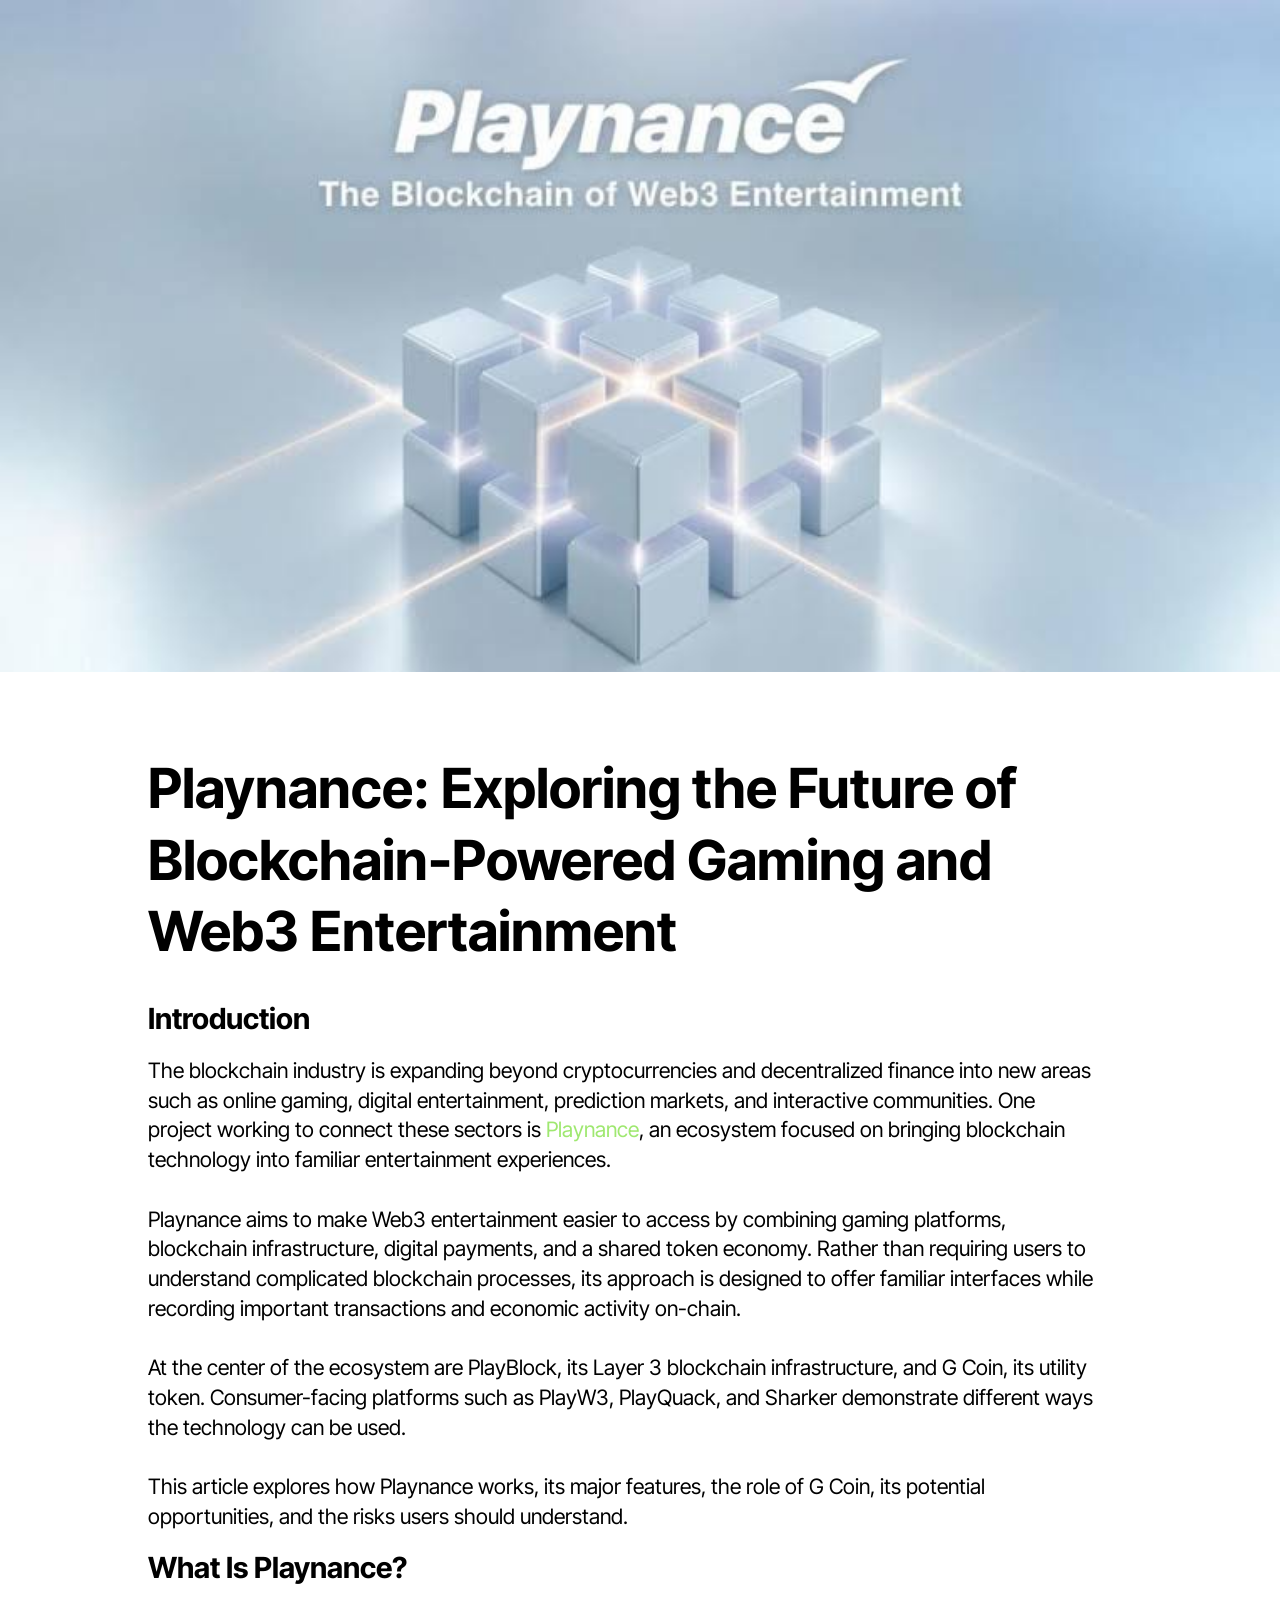
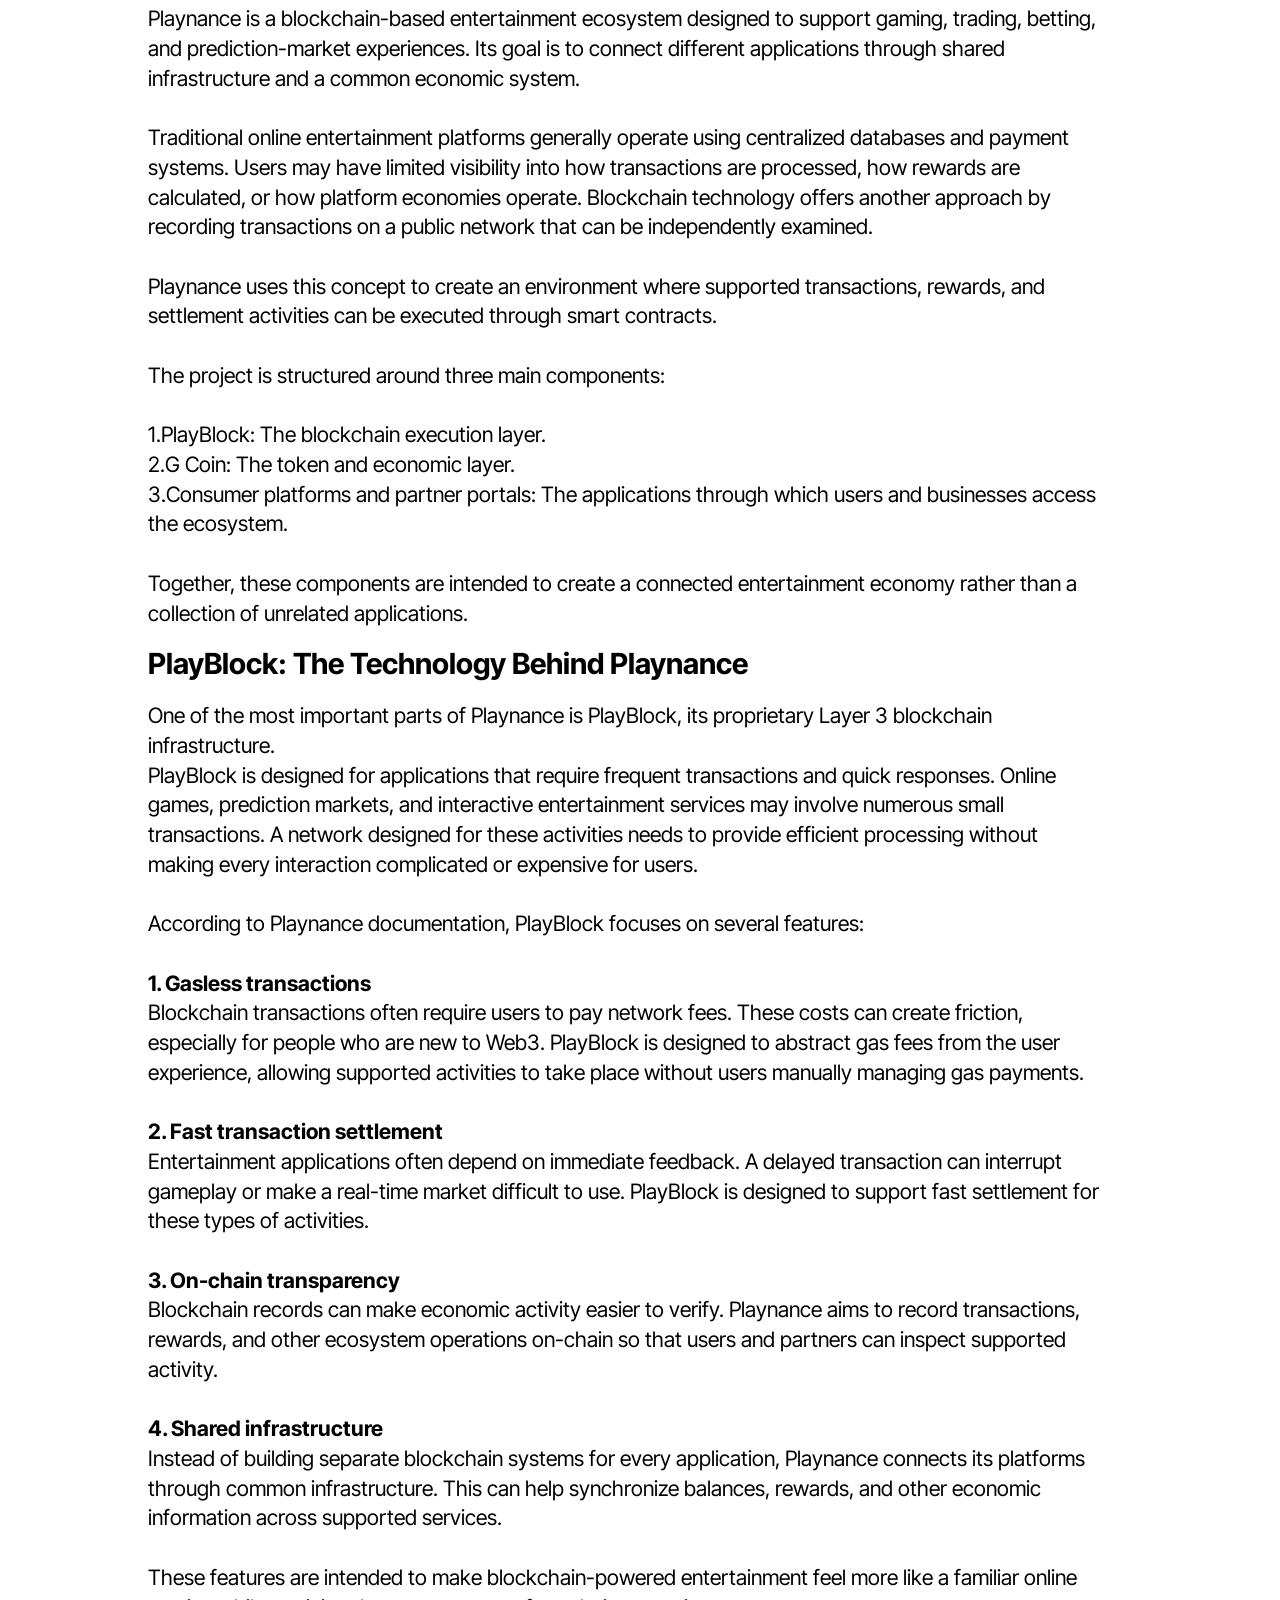
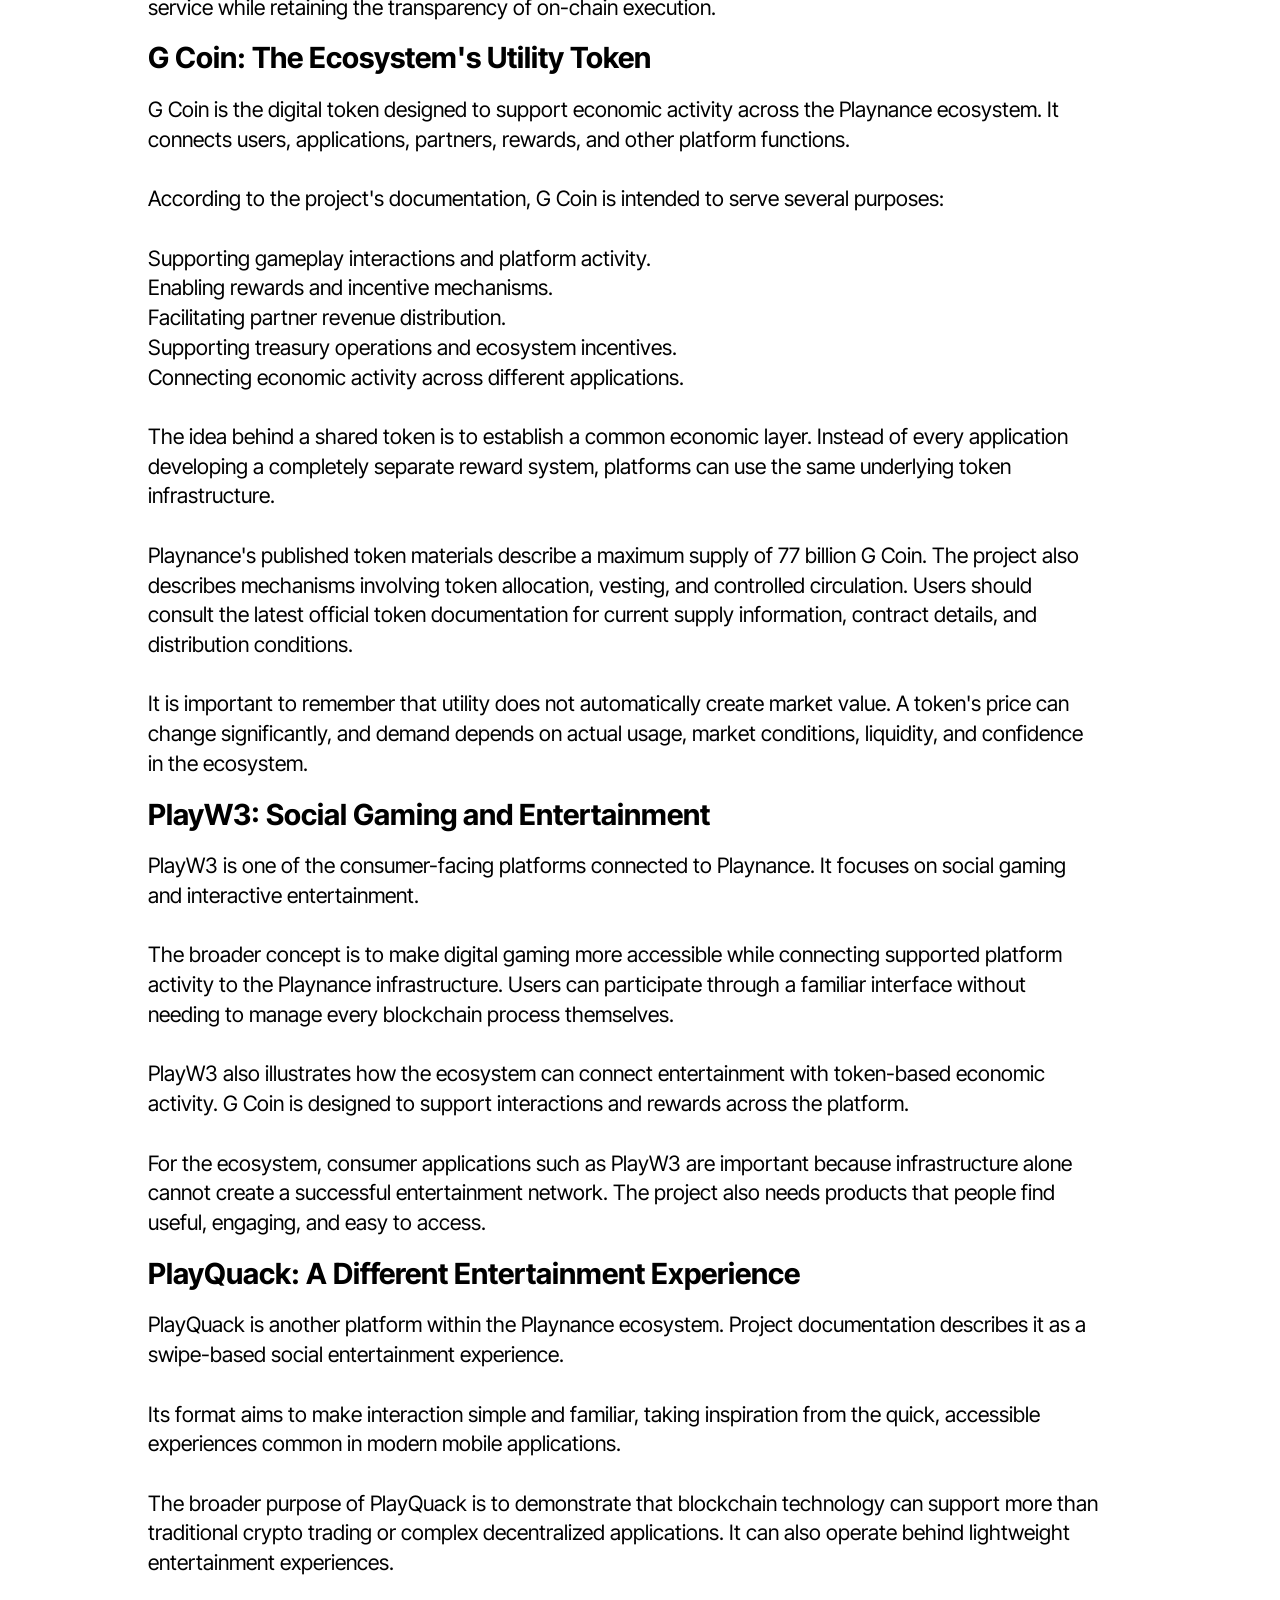
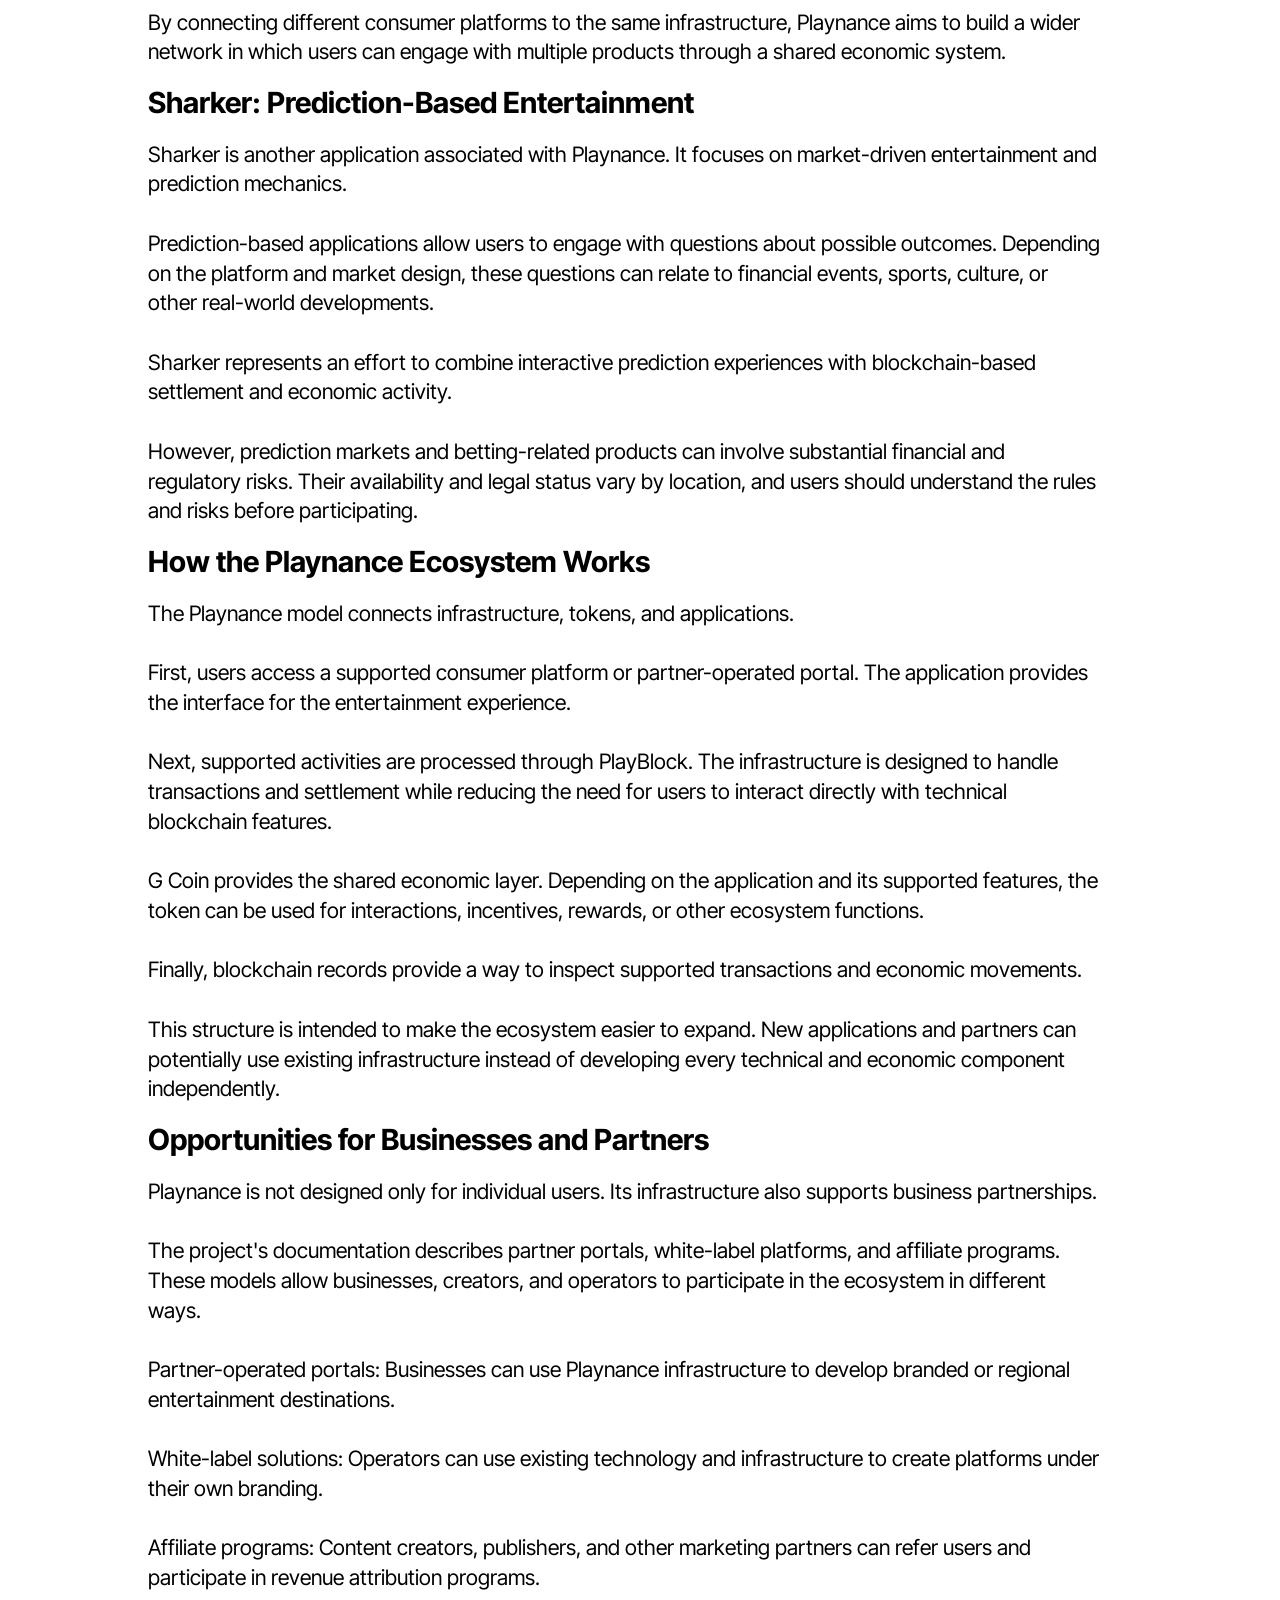
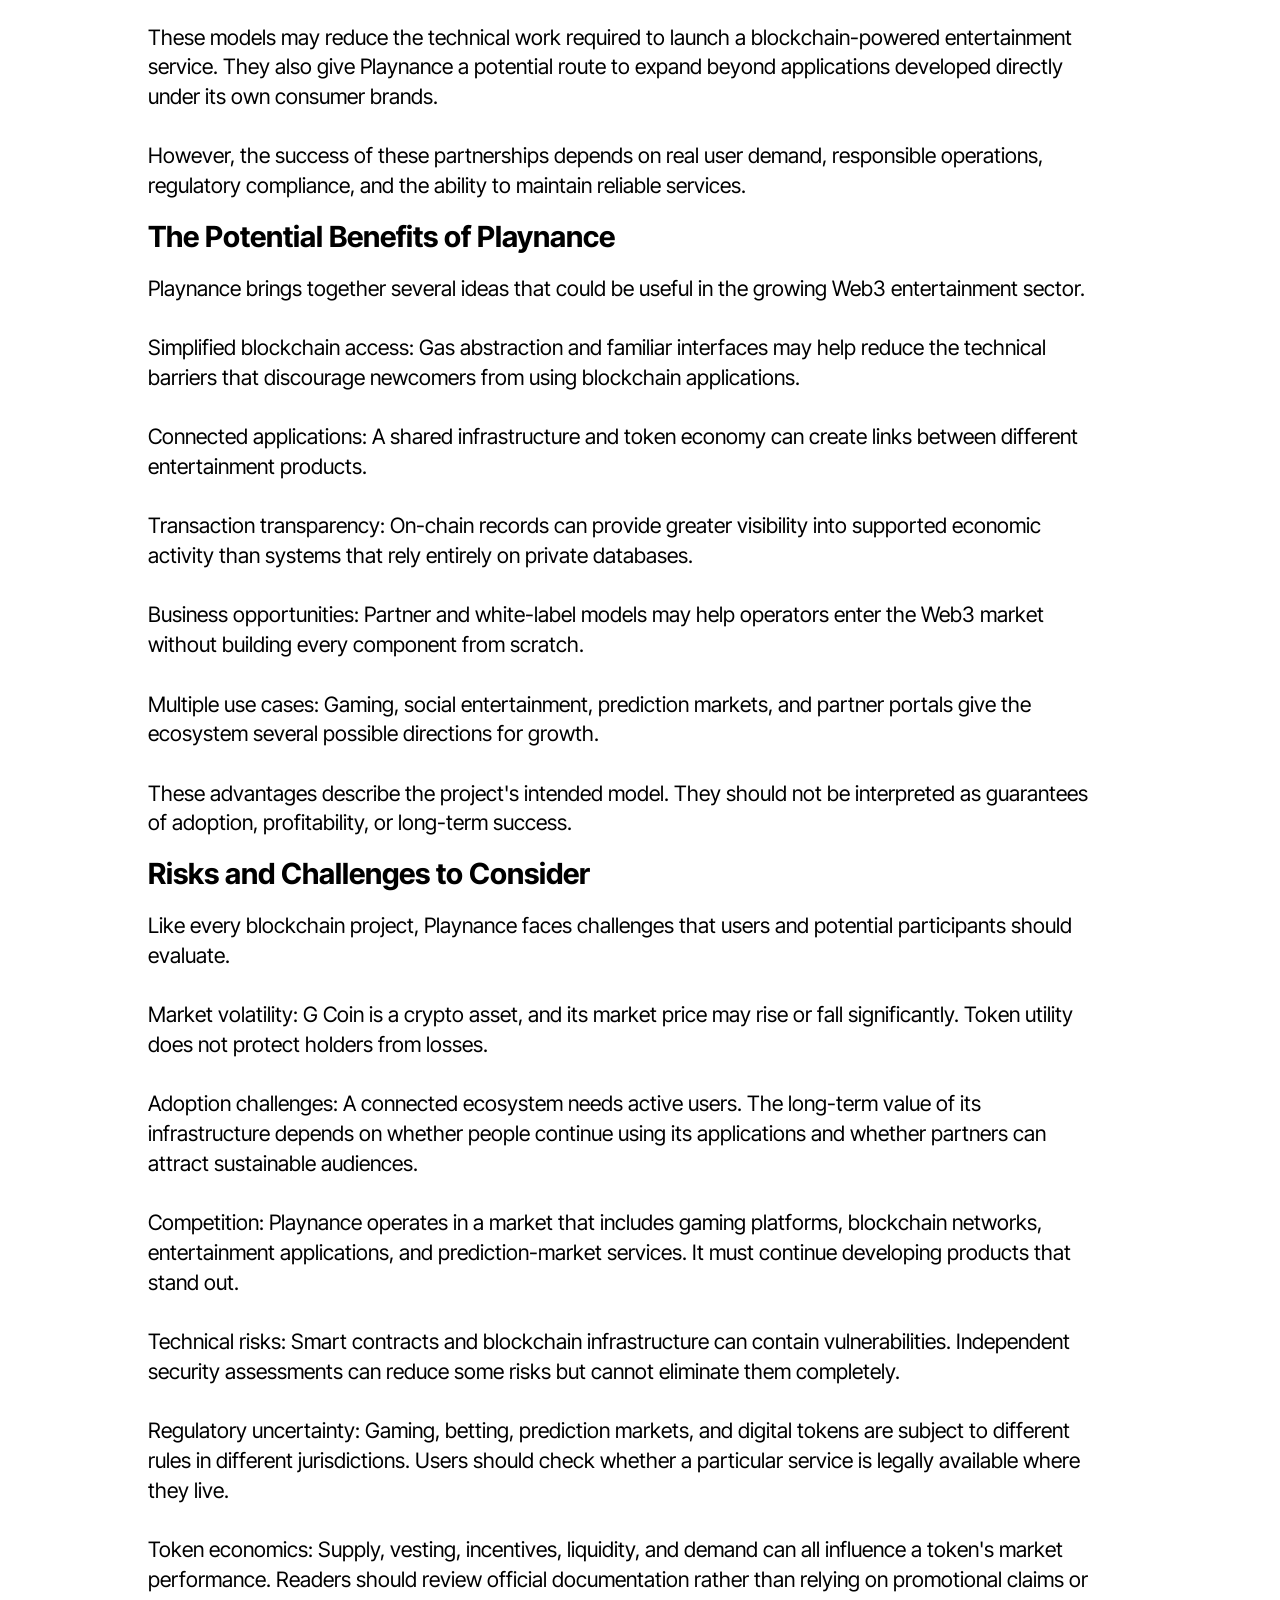
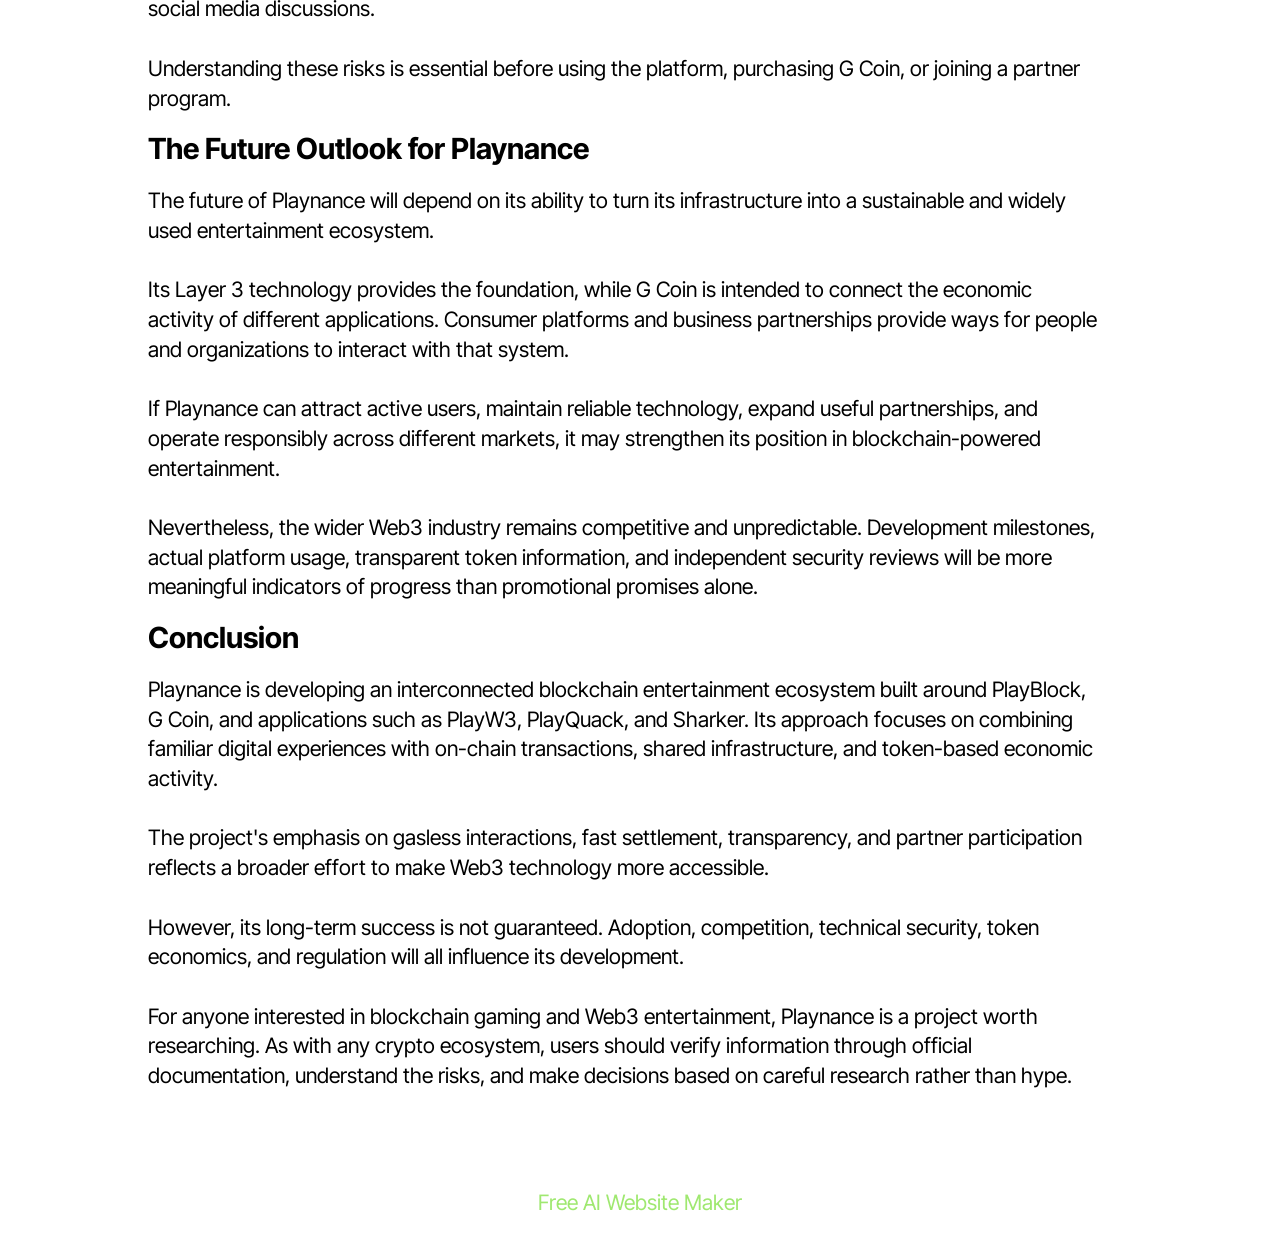
<file: index.html>
<!DOCTYPE html>
<html  >
<head>
  <!-- Site made with Mobirise Website Builder v6.1.12, https://mobirise.com -->
  <meta charset="UTF-8">
  <meta http-equiv="X-UA-Compatible" content="IE=edge">
  <meta name="generator" content="Mobirise v6.1.12, mobirise.com">
  <meta name="viewport" content="width=device-width, initial-scale=1, minimum-scale=1">
  <link rel="shortcut icon" href="assets/images/playnance.png" type="image/x-icon">
  <meta name="description" content="Playnance is a decentralized Web3 blockchain infrastructure and GambleFi ecosystem built for high-frequency, real-time on-chain entertainment, including gaming, prediction markets, and social trading.">
  
  
  <title>Playnance™ | Home Official Site</title>
  <link rel="stylesheet" href="assets/bootstrap/css/bootstrap.min.css">
  <link rel="stylesheet" href="assets/theme/css/style.css">
  <link rel="preload" href="https://fonts.googleapis.com/css2?family=Inter+Tight:wght@400;700&display=swap&display=swap" as="style" onload="this.onload=null;this.rel='stylesheet'">
  <noscript><link rel="stylesheet" href="https://fonts.googleapis.com/css2?family=Inter+Tight:wght@400;700&display=swap&display=swap"></noscript>
  <link rel="preload" as="style" href="assets/mobirise/css/mbr-additional.css?v=LoNwVx"><link rel="stylesheet" href="assets/mobirise/css/mbr-additional.css?v=LoNwVx" type="text/css">

  
  
  
</head>
<body>
  
  <section data-bs-version="5.1" class="image03 cid-vzTfVsGtVL" id="image04-0">
    

    <div class="image-block m-auto">
        <img src="assets/images/playnance.jpg" alt="playnance">
        
    </div>
</section>

<section data-bs-version="5.1" class="article07 cid-vzTfWaWHo7" id="article07-1">
  

  
  
  <div class="container-fluid">
    <div class="row justify-content-center">
      <div class="card col-md-12 col-lg-11">
        <div class="card-wrapper">
          <h1 class="card-title mbr-fonts-style mbr-white mt-3 mb-4 display-2"><strong>Playnance: Exploring the Future of Blockchain-Powered Gaming and Web3 Entertainment</strong></h1>
          <div class="row card-box align-left">
            <div class="item features-without-image col-12">
              <div class="item-wrapper">
                <h2 class="mbr-section-subtitle mbr-fonts-style mb-3 display-5">
                  <strong>Introduction</strong>
                </h2>
                <p class="mbr-text mbr-fonts-style display-7">The blockchain industry is expanding beyond cryptocurrencies and decentralized finance into new areas such as online gaming, digital entertainment, prediction markets, and interactive communities. One project working to connect these sectors is <a href="https://www.playnance.com/" class="text-primary">Playnance</a>, an ecosystem focused on bringing blockchain technology into familiar entertainment experiences.<br><br>Playnance aims to make Web3 entertainment easier to access by combining gaming platforms, blockchain infrastructure, digital payments, and a shared token economy. Rather than requiring users to understand complicated blockchain processes, its approach is designed to offer familiar interfaces while recording important transactions and economic activity on-chain.<br><br>At the center of the ecosystem are PlayBlock, its Layer 3 blockchain infrastructure, and G Coin, its utility token. Consumer-facing platforms such as PlayW3, PlayQuack, and Sharker demonstrate different ways the technology can be used.<br><br>This article explores how Playnance works, its major features, the role of G Coin, its potential opportunities, and the risks users should understand.</p>
              </div>
            </div>
            <div class="item features-without-image col-12">
              <div class="item-wrapper">
                <h2 class="mbr-section-subtitle mbr-fonts-style mb-3 display-5"><strong>What Is Playnance?</strong></h2>
                <p class="mbr-text mbr-fonts-style display-7">Playnance is a blockchain-based entertainment ecosystem designed to support gaming, trading, betting, and prediction-market experiences. Its goal is to connect different applications through shared infrastructure and a common economic system.<br><br>Traditional online entertainment platforms generally operate using centralized databases and payment systems. Users may have limited visibility into how transactions are processed, how rewards are calculated, or how platform economies operate. Blockchain technology offers another approach by recording transactions on a public network that can be independently examined.<br><br>Playnance uses this concept to create an environment where supported transactions, rewards, and settlement activities can be executed through smart contracts.<br><br>The project is structured around three main components:<br><br>1.PlayBlock: The blockchain execution layer.<br>2.G Coin: The token and economic layer.<br>3.Consumer platforms and partner portals: The applications through which users and businesses access the ecosystem.<br><br>Together, these components are intended to create a connected entertainment economy rather than a collection of unrelated applications.</p>
              </div>
            </div>
            <div class="item features-without-image col-12">
              <div class="item-wrapper">
                <h2 class="mbr-section-subtitle mbr-fonts-style mb-3 display-5"><strong>PlayBlock: The Technology Behind Playnance</strong></h2>
                <p class="mbr-text mbr-fonts-style display-7">One of the most important parts of Playnance is PlayBlock, its proprietary Layer 3 blockchain infrastructure.<br>PlayBlock is designed for applications that require frequent transactions and quick responses. Online games, prediction markets, and interactive entertainment services may involve numerous small transactions. A network designed for these activities needs to provide efficient processing without making every interaction complicated or expensive for users.<br><br>According to Playnance documentation, PlayBlock focuses on several features:<br><br><strong>1. Gasless transactions</strong><br>Blockchain transactions often require users to pay network fees. These costs can create friction, especially for people who are new to Web3. PlayBlock is designed to abstract gas fees from the user experience, allowing supported activities to take place without users manually managing gas payments.<br><br><strong>2. Fast transaction settlement</strong><br>Entertainment applications often depend on immediate feedback. A delayed transaction can interrupt gameplay or make a real-time market difficult to use. PlayBlock is designed to support fast settlement for these types of activities.<br><br><strong>3. On-chain transparency</strong><br>Blockchain records can make economic activity easier to verify. Playnance aims to record transactions, rewards, and other ecosystem operations on-chain so that users and partners can inspect supported activity.<br><br><strong>4. Shared infrastructure</strong><br>Instead of building separate blockchain systems for every application, Playnance connects its platforms through common infrastructure. This can help synchronize balances, rewards, and other economic information across supported services.<br><br>These features are intended to make blockchain-powered entertainment feel more like a familiar online service while retaining the transparency of on-chain execution.</p>
              </div>
            </div>
            <div class="item features-without-image col-12">
              <div class="item-wrapper">
                <h2 class="mbr-section-subtitle mbr-fonts-style mb-3 display-5"><strong>G Coin: The Ecosystem's Utility Token</strong></h2>
                <p class="mbr-text mbr-fonts-style display-7">G Coin is the digital token designed to support economic activity across the Playnance ecosystem. It connects users, applications, partners, rewards, and other platform functions.<br><br>According to the project's documentation, G Coin is intended to serve several purposes:<br><br>Supporting gameplay interactions and platform activity.<br>Enabling rewards and incentive mechanisms.<br>Facilitating partner revenue distribution.<br>Supporting treasury operations and ecosystem incentives.<br>Connecting economic activity across different applications.<br><br>The idea behind a shared token is to establish a common economic layer. Instead of every application developing a completely separate reward system, platforms can use the same underlying token infrastructure.<br><br>Playnance's published token materials describe a maximum supply of 77 billion G Coin. The project also describes mechanisms involving token allocation, vesting, and controlled circulation. Users should consult the latest official token documentation for current supply information, contract details, and distribution conditions.<br><br>It is important to remember that utility does not automatically create market value. A token's price can change significantly, and demand depends on actual usage, market conditions, liquidity, and confidence in the ecosystem.</p>
              </div>
            </div><div class="item features-without-image col-12">
              <div class="item-wrapper">
                <h2 class="mbr-section-subtitle mbr-fonts-style mb-3 display-5"><strong>PlayW3: Social Gaming and Entertainment</strong></h2>
                <p class="mbr-text mbr-fonts-style display-7">PlayW3 is one of the consumer-facing platforms connected to Playnance. It focuses on social gaming and interactive entertainment.<br><br>The broader concept is to make digital gaming more accessible while connecting supported platform activity to the Playnance infrastructure. Users can participate through a familiar interface without needing to manage every blockchain process themselves.<br><br>PlayW3 also illustrates how the ecosystem can connect entertainment with token-based economic activity. G Coin is designed to support interactions and rewards across the platform.<br><br>For the ecosystem, consumer applications such as PlayW3 are important because infrastructure alone cannot create a successful entertainment network. The project also needs products that people find useful, engaging, and easy to access.</p>
              </div>
            </div><div class="item features-without-image col-12">
              <div class="item-wrapper">
                <h2 class="mbr-section-subtitle mbr-fonts-style mb-3 display-5"><strong>PlayQuack: A Different Entertainment Experience</strong></h2>
                <p class="mbr-text mbr-fonts-style display-7">PlayQuack is another platform within the Playnance ecosystem. Project documentation describes it as a swipe-based social entertainment experience.<br><br>Its format aims to make interaction simple and familiar, taking inspiration from the quick, accessible experiences common in modern mobile applications.<br><br>The broader purpose of PlayQuack is to demonstrate that blockchain technology can support more than traditional crypto trading or complex decentralized applications. It can also operate behind lightweight entertainment experiences.<br><br>By connecting different consumer platforms to the same infrastructure, Playnance aims to build a wider network in which users can engage with multiple products through a shared economic system.</p>
              </div>
            </div><div class="item features-without-image col-12">
              <div class="item-wrapper">
                <h2 class="mbr-section-subtitle mbr-fonts-style mb-3 display-5"><strong>Sharker: Prediction-Based Entertainment</strong></h2>
                <p class="mbr-text mbr-fonts-style display-7">Sharker is another application associated with Playnance. It focuses on market-driven entertainment and prediction mechanics.<br><br>Prediction-based applications allow users to engage with questions about possible outcomes. Depending on the platform and market design, these questions can relate to financial events, sports, culture, or other real-world developments.<br><br>Sharker represents an effort to combine interactive prediction experiences with blockchain-based settlement and economic activity.<br><br>However, prediction markets and betting-related products can involve substantial financial and regulatory risks. Their availability and legal status vary by location, and users should understand the rules and risks before participating.</p>
              </div>
            </div><div class="item features-without-image col-12">
              <div class="item-wrapper">
                <h2 class="mbr-section-subtitle mbr-fonts-style mb-3 display-5"><strong>How the Playnance Ecosystem Works</strong></h2>
                <p class="mbr-text mbr-fonts-style display-7">The Playnance model connects infrastructure, tokens, and applications.<br><br>First, users access a supported consumer platform or partner-operated portal. The application provides the interface for the entertainment experience.<br><br>Next, supported activities are processed through PlayBlock. The infrastructure is designed to handle transactions and settlement while reducing the need for users to interact directly with technical blockchain features.<br><br>G Coin provides the shared economic layer. Depending on the application and its supported features, the token can be used for interactions, incentives, rewards, or other ecosystem functions.<br><br>Finally, blockchain records provide a way to inspect supported transactions and economic movements.<br><br>This structure is intended to make the ecosystem easier to expand. New applications and partners can potentially use existing infrastructure instead of developing every technical and economic component independently.</p>
              </div>
            </div><div class="item features-without-image col-12">
              <div class="item-wrapper">
                <h2 class="mbr-section-subtitle mbr-fonts-style mb-3 display-5"><strong>Opportunities for Businesses and Partners</strong></h2>
                <p class="mbr-text mbr-fonts-style display-7">Playnance is not designed only for individual users. Its infrastructure also supports business partnerships.<br><br>The project's documentation describes partner portals, white-label platforms, and affiliate programs. These models allow businesses, creators, and operators to participate in the ecosystem in different ways.<br><br>Partner-operated portals: Businesses can use Playnance infrastructure to develop branded or regional entertainment destinations.<br><br>White-label solutions: Operators can use existing technology and infrastructure to create platforms under their own branding.<br><br>Affiliate programs: Content creators, publishers, and other marketing partners can refer users and participate in revenue attribution programs.<br><br>These models may reduce the technical work required to launch a blockchain-powered entertainment service. They also give Playnance a potential route to expand beyond applications developed directly under its own consumer brands.<br><br>However, the success of these partnerships depends on real user demand, responsible operations, regulatory compliance, and the ability to maintain reliable services.</p>
              </div>
            </div><div class="item features-without-image col-12">
              <div class="item-wrapper">
                <h2 class="mbr-section-subtitle mbr-fonts-style mb-3 display-5"><strong>The Potential Benefits of Playnance</strong></h2>
                <p class="mbr-text mbr-fonts-style display-7">Playnance brings together several ideas that could be useful in the growing Web3 entertainment sector.<br><br>Simplified blockchain access: Gas abstraction and familiar interfaces may help reduce the technical barriers that discourage newcomers from using blockchain applications.<br><br>Connected applications: A shared infrastructure and token economy can create links between different entertainment products.<br><br>Transaction transparency: On-chain records can provide greater visibility into supported economic activity than systems that rely entirely on private databases.<br><br>Business opportunities: Partner and white-label models may help operators enter the Web3 market without building every component from scratch.<br><br>Multiple use cases: Gaming, social entertainment, prediction markets, and partner portals give the ecosystem several possible directions for growth.<br><br>These advantages describe the project's intended model. They should not be interpreted as guarantees of adoption, profitability, or long-term success.</p>
              </div>
            </div><div class="item features-without-image col-12">
              <div class="item-wrapper">
                <h2 class="mbr-section-subtitle mbr-fonts-style mb-3 display-5"><strong>Risks and Challenges to Consider</strong></h2>
                <p class="mbr-text mbr-fonts-style display-7">Like every blockchain project, Playnance faces challenges that users and potential participants should evaluate.<br><br>Market volatility: G Coin is a crypto asset, and its market price may rise or fall significantly. Token utility does not protect holders from losses.<br><br>Adoption challenges: A connected ecosystem needs active users. The long-term value of its infrastructure depends on whether people continue using its applications and whether partners can attract sustainable audiences.<br><br>Competition: Playnance operates in a market that includes gaming platforms, blockchain networks, entertainment applications, and prediction-market services. It must continue developing products that stand out.<br><br>Technical risks: Smart contracts and blockchain infrastructure can contain vulnerabilities. Independent security assessments can reduce some risks but cannot eliminate them completely.<br><br>Regulatory uncertainty: Gaming, betting, prediction markets, and digital tokens are subject to different rules in different jurisdictions. Users should check whether a particular service is legally available where they live.<br><br>Token economics: Supply, vesting, incentives, liquidity, and demand can all influence a token's market performance. Readers should review official documentation rather than relying on promotional claims or social media discussions.<br><br>Understanding these risks is essential before using the platform, purchasing G Coin, or joining a partner program.</p>
              </div>
            </div><div class="item features-without-image col-12">
              <div class="item-wrapper">
                <h2 class="mbr-section-subtitle mbr-fonts-style mb-3 display-5"><strong>The Future Outlook for Playnance</strong></h2>
                <p class="mbr-text mbr-fonts-style display-7">The future of Playnance will depend on its ability to turn its infrastructure into a sustainable and widely used entertainment ecosystem.<br><br>Its Layer 3 technology provides the foundation, while G Coin is intended to connect the economic activity of different applications. Consumer platforms and business partnerships provide ways for people and organizations to interact with that system.<br><br>If Playnance can attract active users, maintain reliable technology, expand useful partnerships, and operate responsibly across different markets, it may strengthen its position in blockchain-powered entertainment.<br><br>Nevertheless, the wider Web3 industry remains competitive and unpredictable. Development milestones, actual platform usage, transparent token information, and independent security reviews will be more meaningful indicators of progress than promotional promises alone.</p>
              </div>
            </div><div class="item features-without-image col-12">
              <div class="item-wrapper">
                <h2 class="mbr-section-subtitle mbr-fonts-style mb-3 display-5"><strong>Conclusion</strong></h2>
                <p class="mbr-text mbr-fonts-style display-7">Playnance is developing an interconnected blockchain entertainment ecosystem built around PlayBlock, G Coin, and applications such as PlayW3, PlayQuack, and Sharker. Its approach focuses on combining familiar digital experiences with on-chain transactions, shared infrastructure, and token-based economic activity.<br><br>The project's emphasis on gasless interactions, fast settlement, transparency, and partner participation reflects a broader effort to make Web3 technology more accessible.<br><br>However, its long-term success is not guaranteed. Adoption, competition, technical security, token economics, and regulation will all influence its development.<br><br>For anyone interested in blockchain gaming and Web3 entertainment, Playnance is a project worth researching. As with any crypto ecosystem, users should verify information through official documentation, understand the risks, and make decisions based on careful research rather than hype.</p>
              </div>
            </div>
          </div>
          
        </div>
      </div>
    </div>
  </div>
</section><section class="display-7" style="padding: 0;align-items: center;justify-content: center;flex-wrap: wrap;    align-content: center;display: flex;position: relative;height: 4rem;"><a href="https://mobiri.se/2992253" style="flex: 1 1;height: 4rem;position: absolute;width: 100%;z-index: 1;"><img alt="" style="height: 4rem;" src="[data-uri]"></a><p style="margin: 0;text-align: center;" class="display-7">&#8204;</p><a style="z-index:1" href="https://mobirise.com/builder/ai-website-maker.html">Free AI Website Maker</a></section><script src="assets/bootstrap/js/bootstrap.bundle.min.js"></script>  <script src="assets/smoothscroll/smooth-scroll.js"></script>  <script src="assets/ytplayer/index.js"></script>  <script src="assets/theme/js/script.js"></script>  
  
  
</body>
</html>
</file>
<file: assets/theme/css/style.css>
@charset "UTF-8";
section {
  background-color: #ffffff;
}

body {
  font-style: normal;
  line-height: 1.5;
  font-weight: 400;
  color: #232323;
  position: relative;
}

button {
  background-color: transparent;
  border-color: transparent;
}

.embla__button,
.carousel-control {
  background-color: #edefea !important;
  opacity: 0.8 !important;
  color: #464845 !important;
  border-color: #edefea !important;
}

.carousel .close,
.modalWindow .close {
  background-color: #edefea !important;
  color: #464845 !important;
  border-color: #edefea !important;
  opacity: 0.8 !important;
}

.carousel .close:hover,
.modalWindow .close:hover {
  opacity: 1 !important;
}

.carousel-indicators li {
  background-color: #edefea !important;
  border: 2px solid #464845 !important;
}

.carousel-indicators li:hover,
.carousel-indicators li:active {
  opacity: 0.8 !important;
}

.embla__button:hover,
.carousel-control:hover {
  background-color: #edefea !important;
  opacity: 1 !important;
}

.modalWindow-video-container {
  height: 80%;
}

section,
.container,
.container-fluid {
  position: relative;
  word-wrap: break-word;
}

a.mbr-iconfont:hover {
  text-decoration: none;
}

.article .lead p,
.article .lead ul,
.article .lead ol,
.article .lead pre,
.article .lead blockquote {
  margin-bottom: 0;
}

a {
  font-style: normal;
  font-weight: 400;
  cursor: pointer;
}
a, a:hover {
  text-decoration: none;
}

.mbr-section-title {
  font-style: normal;
  line-height: 1.3;
}

.mbr-section-subtitle {
  line-height: 1.3;
}

.mbr-text {
  font-style: normal;
  line-height: 1.7;
}

h1,
h2,
h3,
h4,
h5,
h6,
.display-1,
.display-2,
.display-4,
.display-5,
.display-7,
span,
p,
a {
  line-height: 1;
  word-break: break-word;
  word-wrap: break-word;
  font-weight: 400;
}

b,
strong {
  font-weight: bold;
}

input:-webkit-autofill, input:-webkit-autofill:hover, input:-webkit-autofill:focus, input:-webkit-autofill:active {
  transition-delay: 9999s;
  -webkit-transition-property: background-color, color;
  transition-property: background-color, color;
}

textarea[type=hidden] {
  display: none;
}

section {
  background-position: 50% 50%;
  background-repeat: no-repeat;
  background-size: cover;
}
section .mbr-background-video,
section .mbr-background-video-preview {
  position: absolute;
  bottom: 0;
  left: 0;
  right: 0;
  top: 0;
}

.hidden {
  visibility: hidden;
}

.mbr-z-index20 {
  z-index: 20;
}

/*! Base colors */
.mbr-white {
  color: #ffffff;
}

.mbr-black {
  color: #111111;
}

.mbr-bg-white {
  background-color: #ffffff;
}

.mbr-bg-black {
  background-color: #000000;
}

/*! Text-aligns */
.align-left {
  text-align: left;
}

.align-center {
  text-align: center;
}

.align-right {
  text-align: right;
}

/*! Font-weight  */
.mbr-light {
  font-weight: 300;
}

.mbr-regular {
  font-weight: 400;
}

.mbr-semibold {
  font-weight: 500;
}

.mbr-bold {
  font-weight: 700;
}

/*! Media  */
.media-content {
  flex-basis: 100%;
}

.media-container-row {
  display: flex;
  flex-direction: row;
  flex-wrap: wrap;
  justify-content: center;
  align-content: center;
  align-items: start;
}
.media-container-row .media-size-item {
  width: 400px;
}

.media-container-column {
  display: flex;
  flex-direction: column;
  flex-wrap: wrap;
  justify-content: center;
  align-content: center;
  align-items: stretch;
}
.media-container-column > * {
  width: 100%;
}

@media (min-width: 992px) {
  .media-container-row {
    flex-wrap: nowrap;
  }
}
figure {
  margin-bottom: 0;
  overflow: hidden;
}

figure[mbr-media-size] {
  transition: width 0.1s;
}

img,
iframe {
  display: block;
  width: 100%;
}

.card {
  background-color: transparent;
  border: none;
}

.card-box {
  width: 100%;
}

.card-img {
  text-align: center;
  flex-shrink: 0;
  -webkit-flex-shrink: 0;
}

.media {
  max-width: 100%;
  margin: 0 auto;
}

.mbr-figure {
  align-self: center;
}

.media-container > div {
  max-width: 100%;
}

.mbr-figure img,
.card-img img {
  width: 100%;
}

@media (max-width: 991px) {
  .media-size-item {
    width: auto !important;
  }
  .media {
    width: auto;
  }
  .mbr-figure {
    width: 100% !important;
  }
}
/*! Buttons */
.mbr-section-btn {
  margin-left: -0.6rem;
  margin-right: -0.6rem;
  font-size: 0;
}

.btn {
  font-weight: 600;
  border-width: 1px;
  font-style: normal;
  margin: 0.6rem 0.6rem;
  white-space: normal;
  transition: all 0.2s ease-in-out;
  display: inline-flex;
  align-items: center;
  justify-content: center;
  word-break: break-word;
}

.btn-sm {
  font-weight: 600;
  letter-spacing: 0px;
  transition: all 0.3s ease-in-out;
}

.btn-md {
  font-weight: 600;
  letter-spacing: 0px;
  transition: all 0.3s ease-in-out;
}

.btn-lg {
  font-weight: 600;
  letter-spacing: 0px;
  transition: all 0.3s ease-in-out;
}

.btn-form {
  margin: 0;
}
.btn-form:hover {
  cursor: pointer;
}

nav .mbr-section-btn {
  margin-left: 0rem;
  margin-right: 0rem;
}

/*! Btn icon margin */
.btn .mbr-iconfont,
.btn.btn-sm .mbr-iconfont {
  order: 1;
  cursor: pointer;
  margin-left: 0.5rem;
  vertical-align: sub;
}

.btn.btn-md .mbr-iconfont,
.btn.btn-md .mbr-iconfont {
  margin-left: 0.8rem;
}

.mbr-regular {
  font-weight: 400;
}

.mbr-semibold {
  font-weight: 500;
}

.mbr-bold {
  font-weight: 700;
}

[type=submit] {
  -webkit-appearance: none;
}

/*! Full-screen */
.mbr-fullscreen .mbr-overlay {
  min-height: 100vh;
}

.mbr-fullscreen {
  display: flex;
  display: -moz-flex;
  display: -ms-flex;
  display: -o-flex;
  align-items: center;
  min-height: 100vh;
  padding-top: 3rem;
  padding-bottom: 3rem;
}

/*! Map */
.map {
  height: 25rem;
  position: relative;
}
.map iframe {
  width: 100%;
  height: 100%;
}

/*! Scroll to top arrow */
.mbr-arrow-up {
  bottom: 25px;
  right: 90px;
  position: fixed;
  text-align: right;
  z-index: 5000;
  color: #ffffff;
  font-size: 22px;
}

.mbr-arrow-up a {
  background: rgba(0, 0, 0, 0.2);
  border-radius: 50%;
  color: #fff;
  display: inline-block;
  height: 60px;
  width: 60px;
  border: 2px solid #fff;
  outline-style: none !important;
  position: relative;
  text-decoration: none;
  transition: all 0.3s ease-in-out;
  cursor: pointer;
  text-align: center;
}
.mbr-arrow-up a:hover {
  background-color: rgba(0, 0, 0, 0.4);
}
.mbr-arrow-up a i {
  line-height: 60px;
}

.mbr-arrow-up-icon {
  display: block;
  color: #fff;
}

.mbr-arrow-up-icon::before {
  content: "›";
  display: inline-block;
  font-family: serif;
  font-size: 22px;
  line-height: 1;
  font-style: normal;
  position: relative;
  top: 6px;
  left: -4px;
  transform: rotate(-90deg);
}

/*! Arrow Down */
.mbr-arrow {
  position: absolute;
  bottom: 45px;
  left: 50%;
  width: 60px;
  height: 60px;
  cursor: pointer;
  background-color: rgba(80, 80, 80, 0.5);
  border-radius: 50%;
  transform: translateX(-50%);
}
@media (max-width: 767px) {
  .mbr-arrow {
    display: none;
  }
}
.mbr-arrow > a {
  display: inline-block;
  text-decoration: none;
  outline-style: none;
  animation: arrowdown 1.7s ease-in-out infinite;
  color: #ffffff;
}
.mbr-arrow > a > i {
  position: absolute;
  top: -2px;
  left: 15px;
  font-size: 2rem;
}

#scrollToTop a i::before {
  content: "";
  position: absolute;
  display: block;
  border-bottom: 2.5px solid #fff;
  border-left: 2.5px solid #fff;
  width: 27.8%;
  height: 27.8%;
  left: 50%;
  top: 51%;
  transform: translateY(-30%) translateX(-50%) rotate(135deg);
}

@keyframes arrowdown {
  0% {
    transform: translateY(0px);
  }
  50% {
    transform: translateY(-5px);
  }
  100% {
    transform: translateY(0px);
  }
}
@media (max-width: 500px) {
  .mbr-arrow-up {
    left: 0;
    right: 0;
    text-align: center;
  }
}
/*Gradients animation*/
@keyframes gradient-animation {
  from {
    background-position: 0% 100%;
    animation-timing-function: ease-in-out;
  }
  to {
    background-position: 100% 0%;
    animation-timing-function: ease-in-out;
  }
}
.bg-gradient {
  background-size: 200% 200%;
  animation: gradient-animation 5s infinite alternate;
  -webkit-animation: gradient-animation 5s infinite alternate;
}

.menu .navbar-brand {
  display: -webkit-flex;
}
.menu .navbar-brand span {
  display: flex;
  display: -webkit-flex;
}
.menu .navbar-brand .navbar-caption-wrap {
  display: -webkit-flex;
}
.menu .navbar-brand .navbar-logo img {
  display: -webkit-flex;
  width: auto;
}
@media (min-width: 768px) and (max-width: 991px) {
  .menu .navbar-toggleable-sm .navbar-nav {
    display: -ms-flexbox;
  }
}
@media (max-width: 991px) {
  .menu .navbar-collapse {
    max-height: 93.5vh;
  }
  .menu .navbar-collapse.show {
    overflow: auto;
  }
}
@media (min-width: 992px) {
  .menu .navbar-nav.nav-dropdown {
    display: -webkit-flex;
  }
  .menu .navbar-toggleable-sm .navbar-collapse {
    display: -webkit-flex !important;
  }
  .menu .collapsed .navbar-collapse {
    max-height: 93.5vh;
  }
  .menu .collapsed .navbar-collapse.show {
    overflow: auto;
  }
}
@media (max-width: 767px) {
  .menu .navbar-collapse {
    max-height: 80vh;
  }
}

.nav-link .mbr-iconfont {
  margin-right: 0.5rem;
}

.navbar {
  display: -webkit-flex;
  -webkit-flex-wrap: wrap;
  -webkit-align-items: center;
  -webkit-justify-content: space-between;
}

.navbar-collapse {
  -webkit-flex-basis: 100%;
  -webkit-flex-grow: 1;
  -webkit-align-items: center;
}

.nav-dropdown .link {
  padding: 0.667em 1.667em !important;
  margin: 0 !important;
}

.nav {
  display: -webkit-flex;
  -webkit-flex-wrap: wrap;
}

.row {
  display: -webkit-flex;
  -webkit-flex-wrap: wrap;
}

.justify-content-center {
  -webkit-justify-content: center;
}

.form-inline {
  display: -webkit-flex;
}

.card-wrapper {
  -webkit-flex: 1;
}

.carousel-control {
  z-index: 10;
  display: -webkit-flex;
}

.carousel-controls {
  display: -webkit-flex;
}

.media {
  display: -webkit-flex;
}

.form-group:focus {
  outline: none;
}

.jq-selectbox__select {
  padding: 7px 0;
  position: relative;
}

.jq-selectbox__dropdown {
  overflow: hidden;
  border-radius: 10px;
  position: absolute;
  top: 100%;
  left: 0 !important;
  width: 100% !important;
}

.jq-selectbox__trigger-arrow {
  right: 0;
  transform: translateY(-50%);
}

.jq-selectbox li {
  padding: 1.07em 0.5em;
}

input[type=range] {
  padding-left: 0 !important;
  padding-right: 0 !important;
}

.modal-dialog,
.modal-content {
  height: 100%;
}

.modal-dialog .carousel-inner {
  height: calc(100vh - 1.75rem);
}
@media (max-width: 575px) {
  .modal-dialog .carousel-inner {
    height: calc(100vh - 1rem);
  }
}

.carousel-item {
  text-align: center;
}

.carousel-item img {
  margin: auto;
}

.navbar-toggler {
  align-self: flex-start;
  padding: 0.25rem 0.75rem;
  font-size: 1.25rem;
  line-height: 1;
  background: transparent;
  border: 1px solid transparent;
  border-radius: 0.25rem;
}

.navbar-toggler:focus,
.navbar-toggler:hover {
  text-decoration: none;
  box-shadow: none;
}

.navbar-toggler-icon {
  display: inline-block;
  width: 1.5em;
  height: 1.5em;
  vertical-align: middle;
  content: "";
  background: no-repeat center center;
  background-size: 100% 100%;
}

.navbar-toggler-left {
  position: absolute;
  left: 1rem;
}

.navbar-toggler-right {
  position: absolute;
  right: 1rem;
}

.card-img {
  width: auto;
}

.menu .navbar.collapsed:not(.beta-menu) {
  flex-direction: column;
}

.carousel-item.active,
.carousel-item-next,
.carousel-item-prev {
  display: flex;
}

.note-air-layout .dropup .dropdown-menu,
.note-air-layout .navbar-fixed-bottom .dropdown .dropdown-menu {
  bottom: initial !important;
}

html,
body {
  height: auto;
  min-height: 100vh;
}

.dropup .dropdown-toggle::after {
  display: none;
}

.form-asterisk {
  font-family: initial;
  position: absolute;
  top: -2px;
  font-weight: normal;
}

.form-control-label {
  position: relative;
  cursor: pointer;
  margin-bottom: 0.357em;
  padding: 0;
}

.alert {
  color: #ffffff;
  border-radius: 0;
  border: 0;
  font-size: 1.1rem;
  line-height: 1.5;
  margin-bottom: 1.875rem;
  padding: 1.25rem;
  position: relative;
  text-align: center;
}
.alert.alert-form::after {
  background-color: inherit;
  bottom: -7px;
  content: "";
  display: block;
  height: 14px;
  left: 50%;
  margin-left: -7px;
  position: absolute;
  transform: rotate(45deg);
  width: 14px;
}

.form-control {
  background-color: #ffffff;
  background-clip: border-box;
  color: #232323;
  line-height: 1rem !important;
  height: auto;
  padding: 1.2rem 2rem;
  transition: border-color 0.25s ease 0s;
  border: 1px solid transparent !important;
  border-radius: 4px;
  box-shadow: rgba(0, 0, 0, 0.07) 0px 1px 1px 0px, rgba(0, 0, 0, 0.07) 0px 1px 3px 0px, rgba(0, 0, 0, 0.03) 0px 0px 0px 1px;
}
.form-active .form-control:invalid {
  border-color: red;
}

.row > * {
  padding-right: 1rem;
  padding-left: 1rem;
}

form .row {
  margin-left: -0.6rem;
  margin-right: -0.6rem;
}
form .row [class*=col] {
  padding-left: 0.6rem;
  padding-right: 0.6rem;
}

form .mbr-section-btn {
  padding-left: 0.6rem;
  padding-right: 0.6rem;
}

form .form-check-input {
  margin-top: 0.5;
}

textarea.form-control {
  line-height: 1.5rem !important;
}

.form-group {
  margin-bottom: 1.2rem;
}

.form-control,
form .btn {
  min-height: 48px;
}

.gdpr-block label span.textGDPR input[name=gdpr] {
  top: 7px;
}

.form-control:focus {
  box-shadow: none;
}

:focus {
  outline: none;
}

.mbr-overlay {
  background-color: #000;
  bottom: 0;
  left: 0;
  opacity: 0.5;
  position: absolute;
  right: 0;
  top: 0;
  z-index: 0;
  pointer-events: none;
}

blockquote {
  font-style: italic;
  padding: 3rem;
  font-size: 1.09rem;
  position: relative;
  border-left: 3px solid;
}

ul,
ol,
pre,
blockquote {
  margin-bottom: 2.3125rem;
}

.mt-4 {
  margin-top: 2rem !important;
}

.mb-4 {
  margin-bottom: 2rem !important;
}

.container,
.container-fluid {
  padding-left: 16px;
  padding-right: 16px;
}

.row {
  margin-left: -16px;
  margin-right: -16px;
}
.row > [class*=col] {
  padding-left: 16px;
  padding-right: 16px;
}

@media (min-width: 992px) {
  .container-fluid {
    padding-left: 32px;
    padding-right: 32px;
  }
}
@media (max-width: 991px) {
  .mbr-container {
    padding-left: 16px;
    padding-right: 16px;
  }
}
.app-video-wrapper > img {
  opacity: 1;
}

.app-video-wrapper {
  background: transparent;
}

.item {
  position: relative;
}

.dropdown-menu .dropdown-menu {
  left: 100%;
}

.dropdown-item + .dropdown-menu {
  display: none;
}

.dropdown-item:hover + .dropdown-menu,
.dropdown-menu:hover {
  display: block;
}

@media (min-aspect-ratio: 16/9) {
  .mbr-video-foreground {
    height: 300% !important;
    top: -100% !important;
  }
}
@media (max-aspect-ratio: 16/9) {
  .mbr-video-foreground {
    width: 300% !important;
    left: -100% !important;
  }
}.engine {
	position: absolute;
	text-indent: -2400px;
	text-align: center;
	padding: 0;
	top: 0;
	left: -2400px;
}
</file>
<file: assets/mobirise/css/mbr-additional.css>
.btn {
  border-width: 2px;
}
img,
.card-wrap,
.card-wrapper,
.video-wrapper,
.mbr-figure iframe,
.google-map iframe,
.slide-content,
.plan,
.card,
.item-wrapper,
.item-wrapper .mbr-overlay {
  border-radius: 0 !important;
}
.video-wrapper {
  overflow: hidden;
}
body {
  font-family: Inter Tight;
}
.display-1 {
  font-family: 'Inter Tight', sans-serif;
  font-size: 5rem;
  line-height: 1;
}
.display-1 > .mbr-iconfont {
  font-size: 6.25rem;
}
.display-2 {
  font-family: 'Inter Tight', sans-serif;
  font-size: 4rem;
  line-height: 1;
}
.display-2 > .mbr-iconfont {
  font-size: 5rem;
}
.display-4 {
  font-family: 'Inter Tight', sans-serif;
  font-size: 1.4rem;
  line-height: 1.5;
}
.display-4 > .mbr-iconfont {
  font-size: 1.75rem;
}
.display-5 {
  font-family: 'Inter Tight', sans-serif;
  font-size: 2rem;
  line-height: 1.5;
}
.display-5 > .mbr-iconfont {
  font-size: 2.5rem;
}
.display-7 {
  font-family: 'Inter Tight', sans-serif;
  font-size: 1.4rem;
  line-height: 1.3;
}
.display-7 > .mbr-iconfont {
  font-size: 1.75rem;
}
/* ---- Fluid typography for mobile devices ---- */
/* 1.4 - font scale ratio ( bootstrap == 1.42857 ) */
/* 100vw - current viewport width */
/* (48 - 20)  48 == 48rem == 768px, 20 == 20rem == 320px(minimal supported viewport) */
/* 0.65 - min scale variable, may vary */
@media (max-width: 992px) {
  .display-1 {
    font-size: 4rem;
  }
}
@media (max-width: 768px) {
  .display-1 {
    font-size: 3.5rem;
    font-size: calc( 2.4rem + (5 - 2.4) * ((100vw - 20rem) / (48 - 20)));
    line-height: calc( 1.1 * (2.4rem + (5 - 2.4) * ((100vw - 20rem) / (48 - 20))));
  }
  .display-2 {
    font-size: 3.2rem;
    font-size: calc( 2.05rem + (4 - 2.05) * ((100vw - 20rem) / (48 - 20)));
    line-height: calc( 1.3 * (2.05rem + (4 - 2.05) * ((100vw - 20rem) / (48 - 20))));
  }
  .display-4 {
    font-size: 1.12rem;
    font-size: calc( 1.14rem + (1.4 - 1.14) * ((100vw - 20rem) / (48 - 20)));
    line-height: calc( 1.4 * (1.14rem + (1.4 - 1.14) * ((100vw - 20rem) / (48 - 20))));
  }
  .display-5 {
    font-size: 1.6rem;
    font-size: calc( 1.35rem + (2 - 1.35) * ((100vw - 20rem) / (48 - 20)));
    line-height: calc( 1.4 * (1.35rem + (2 - 1.35) * ((100vw - 20rem) / (48 - 20))));
  }
  .display-7 {
    font-size: 1.12rem;
    font-size: calc( 1.14rem + (1.4 - 1.14) * ((100vw - 20rem) / (48 - 20)));
    line-height: calc( 1.4 * (1.14rem + (1.4 - 1.14) * ((100vw - 20rem) / (48 - 20))));
  }
}
@media (min-width: 992px) and (max-width: 1400px) {
  .display-1 {
    font-size: 3.5rem;
    font-size: calc( 2.4rem + (5 - 2.4) * ((100vw - 62rem) / (87 - 62)));
    line-height: calc( 1.1 * (2.4rem + (5 - 2.4) * ((100vw - 62rem) / (87 - 62))));
  }
  .display-2 {
    font-size: 3.2rem;
    font-size: calc( 2.05rem + (4 - 2.05) * ((100vw - 62rem) / (87 - 62)));
    line-height: calc( 1.3 * (2.05rem + (4 - 2.05) * ((100vw - 62rem) / (87 - 62))));
  }
  .display-4 {
    font-size: 1.12rem;
    font-size: calc( 1.14rem + (1.4 - 1.14) * ((100vw - 62rem) / (87 - 62)));
    line-height: calc( 1.4 * (1.14rem + (1.4 - 1.14) * ((100vw - 62rem) / (87 - 62))));
  }
  .display-5 {
    font-size: 1.6rem;
    font-size: calc( 1.35rem + (2 - 1.35) * ((100vw - 62rem) / (87 - 62)));
    line-height: calc( 1.4 * (1.35rem + (2 - 1.35) * ((100vw - 62rem) / (87 - 62))));
  }
  .display-7 {
    font-size: 1.12rem;
    font-size: calc( 1.14rem + (1.4 - 1.14) * ((100vw - 62rem) / (87 - 62)));
    line-height: calc( 1.4 * (1.14rem + (1.4 - 1.14) * ((100vw - 62rem) / (87 - 62))));
  }
}
/* Buttons */
.btn {
  padding: 1.25rem 2rem;
  border-radius: 4px;
  padding: 0.75rem 1.5rem;
}
.btn-sm {
  padding: 0.6rem 1.2rem;
  border-radius: 4px;
}
.btn-md {
  padding: 0.6rem 1.2rem;
  border-radius: 4px;
}
.btn-lg {
  padding: 1.25rem 2rem;
  border-radius: 4px;
}
.bg-primary {
  background-color: #9fe870 !important;
}
.bg-success {
  background-color: #3a341c !important;
}
.bg-info {
  background-color: #320707 !important;
}
.bg-warning {
  background-color: #a0e2e1 !important;
}
.bg-danger {
  background-color: #ffea64 !important;
}
.btn-primary,
.btn-primary:active {
  background-color: #9fe870 !important;
  border-color: #9fe870 !important;
  color: #264d0c !important;
  box-shadow: none;
}
.btn-primary:hover,
.btn-primary:focus,
.btn-primary.focus,
.btn-primary.active {
  color: inherit;
  background-color: #bcef9c !important;
  border-color: #bcef9c !important;
  box-shadow: none;
}
.btn-primary.disabled,
.btn-primary:disabled {
  color: #264d0c !important;
  background-color: #bcef9c !important;
  border-color: #bcef9c !important;
}
.btn-secondary,
.btn-secondary:active {
  background-color: #ffd7ef !important;
  border-color: #ffd7ef !important;
  color: #d70081 !important;
  box-shadow: none;
}
.btn-secondary:hover,
.btn-secondary:focus,
.btn-secondary.focus,
.btn-secondary.active {
  color: inherit;
  background-color: #ffffff !important;
  border-color: #ffffff !important;
  box-shadow: none;
}
.btn-secondary.disabled,
.btn-secondary:disabled {
  color: #d70081 !important;
  background-color: #ffffff !important;
  border-color: #ffffff !important;
}
.btn-info,
.btn-info:active {
  background-color: #320707 !important;
  border-color: #320707 !important;
  color: #ffffff !important;
  box-shadow: none;
}
.btn-info:hover,
.btn-info:focus,
.btn-info.focus,
.btn-info.active {
  color: inherit;
  background-color: #5f0d0d !important;
  border-color: #5f0d0d !important;
  box-shadow: none;
}
.btn-info.disabled,
.btn-info:disabled {
  color: #ffffff !important;
  background-color: #5f0d0d !important;
  border-color: #5f0d0d !important;
}
.btn-success,
.btn-success:active {
  background-color: #3a341c !important;
  border-color: #3a341c !important;
  color: #ffffff !important;
  box-shadow: none;
}
.btn-success:hover,
.btn-success:focus,
.btn-success.focus,
.btn-success.active {
  color: inherit;
  background-color: #5c532d !important;
  border-color: #5c532d !important;
  box-shadow: none;
}
.btn-success.disabled,
.btn-success:disabled {
  color: #ffffff !important;
  background-color: #5c532d !important;
  border-color: #5c532d !important;
}
.btn-warning,
.btn-warning:active {
  background-color: #a0e2e1 !important;
  border-color: #a0e2e1 !important;
  color: #1f6463 !important;
  box-shadow: none;
}
.btn-warning:hover,
.btn-warning:focus,
.btn-warning.focus,
.btn-warning.active {
  color: inherit;
  background-color: #c7eeed !important;
  border-color: #c7eeed !important;
  box-shadow: none;
}
.btn-warning.disabled,
.btn-warning:disabled {
  color: #1f6463 !important;
  background-color: #c7eeed !important;
  border-color: #c7eeed !important;
}
.btn-danger,
.btn-danger:active {
  background-color: #ffea64 !important;
  border-color: #ffea64 !important;
  color: #645600 !important;
  box-shadow: none;
}
.btn-danger:hover,
.btn-danger:focus,
.btn-danger.focus,
.btn-danger.active {
  color: inherit;
  background-color: #fff197 !important;
  border-color: #fff197 !important;
  box-shadow: none;
}
.btn-danger.disabled,
.btn-danger:disabled {
  color: #645600 !important;
  background-color: #fff197 !important;
  border-color: #fff197 !important;
}
.btn-white,
.btn-white:active {
  background-color: #eff0ec !important;
  border-color: #eff0ec !important;
  color: #757b62 !important;
  box-shadow: none;
}
.btn-white:hover,
.btn-white:focus,
.btn-white.focus,
.btn-white.active {
  color: inherit;
  background-color: #ffffff !important;
  border-color: #ffffff !important;
  box-shadow: none;
}
.btn-white.disabled,
.btn-white:disabled {
  color: #757b62 !important;
  background-color: #ffffff !important;
  border-color: #ffffff !important;
}
.btn-black,
.btn-black:active {
  background-color: #232323 !important;
  border-color: #232323 !important;
  color: #ffffff !important;
  box-shadow: none;
}
.btn-black:hover,
.btn-black:focus,
.btn-black.focus,
.btn-black.active {
  color: inherit;
  background-color: #3d3d3d !important;
  border-color: #3d3d3d !important;
  box-shadow: none;
}
.btn-black.disabled,
.btn-black:disabled {
  color: #ffffff !important;
  background-color: #3d3d3d !important;
  border-color: #3d3d3d !important;
}
.btn-primary-outline,
.btn-primary-outline:active {
  background-color: transparent !important;
  border-color: #9fe870;
  color: #9fe870;
}
.btn-primary-outline:hover,
.btn-primary-outline:focus,
.btn-primary-outline.focus,
.btn-primary-outline.active {
  color: #6ddc25 !important;
  background-color: transparent !important;
  border-color: #6ddc25 !important;
  box-shadow: none !important;
}
.btn-primary-outline.disabled,
.btn-primary-outline:disabled {
  color: #264d0c !important;
  background-color: #9fe870 !important;
  border-color: #9fe870 !important;
}
.btn-secondary-outline,
.btn-secondary-outline:active {
  background-color: transparent !important;
  border-color: #ffd7ef;
  color: #ffd7ef;
}
.btn-secondary-outline:hover,
.btn-secondary-outline:focus,
.btn-secondary-outline.focus,
.btn-secondary-outline.active {
  color: #ff80cc !important;
  background-color: transparent !important;
  border-color: #ff80cc !important;
  box-shadow: none !important;
}
.btn-secondary-outline.disabled,
.btn-secondary-outline:disabled {
  color: #d70081 !important;
  background-color: #ffd7ef !important;
  border-color: #ffd7ef !important;
}
.btn-info-outline,
.btn-info-outline:active {
  background-color: transparent !important;
  border-color: #320707;
  color: #320707;
}
.btn-info-outline:hover,
.btn-info-outline:focus,
.btn-info-outline.focus,
.btn-info-outline.active {
  color: #000000 !important;
  background-color: transparent !important;
  border-color: #000000 !important;
  box-shadow: none !important;
}
.btn-info-outline.disabled,
.btn-info-outline:disabled {
  color: #ffffff !important;
  background-color: #320707 !important;
  border-color: #320707 !important;
}
.btn-success-outline,
.btn-success-outline:active {
  background-color: transparent !important;
  border-color: #3a341c;
  color: #3a341c;
}
.btn-success-outline:hover,
.btn-success-outline:focus,
.btn-success-outline.focus,
.btn-success-outline.active {
  color: #000000 !important;
  background-color: transparent !important;
  border-color: #000000 !important;
  box-shadow: none !important;
}
.btn-success-outline.disabled,
.btn-success-outline:disabled {
  color: #ffffff !important;
  background-color: #3a341c !important;
  border-color: #3a341c !important;
}
.btn-warning-outline,
.btn-warning-outline:active {
  background-color: transparent !important;
  border-color: #a0e2e1;
  color: #a0e2e1;
}
.btn-warning-outline:hover,
.btn-warning-outline:focus,
.btn-warning-outline.focus,
.btn-warning-outline.active {
  color: #5ececc !important;
  background-color: transparent !important;
  border-color: #5ececc !important;
  box-shadow: none !important;
}
.btn-warning-outline.disabled,
.btn-warning-outline:disabled {
  color: #1f6463 !important;
  background-color: #a0e2e1 !important;
  border-color: #a0e2e1 !important;
}
.btn-danger-outline,
.btn-danger-outline:active {
  background-color: transparent !important;
  border-color: #ffea64;
  color: #ffea64;
}
.btn-danger-outline:hover,
.btn-danger-outline:focus,
.btn-danger-outline.focus,
.btn-danger-outline.active {
  color: #ffde0d !important;
  background-color: transparent !important;
  border-color: #ffde0d !important;
  box-shadow: none !important;
}
.btn-danger-outline.disabled,
.btn-danger-outline:disabled {
  color: #645600 !important;
  background-color: #ffea64 !important;
  border-color: #ffea64 !important;
}
.btn-black-outline,
.btn-black-outline:active {
  background-color: transparent !important;
  border-color: #232323;
  color: #232323;
}
.btn-black-outline:hover,
.btn-black-outline:focus,
.btn-black-outline.focus,
.btn-black-outline.active {
  color: #000000 !important;
  background-color: transparent !important;
  border-color: #000000 !important;
  box-shadow: none !important;
}
.btn-black-outline.disabled,
.btn-black-outline:disabled {
  color: #ffffff !important;
  background-color: #232323 !important;
  border-color: #232323 !important;
}
.btn-white-outline,
.btn-white-outline:active {
  background-color: transparent !important;
  border-color: #fafafa;
  color: #fafafa;
}
.btn-white-outline:hover,
.btn-white-outline:focus,
.btn-white-outline.focus,
.btn-white-outline.active {
  color: #cfcfcf !important;
  background-color: transparent !important;
  border-color: #cfcfcf !important;
  box-shadow: none !important;
}
.btn-white-outline.disabled,
.btn-white-outline:disabled {
  color: #7a7a7a !important;
  background-color: #fafafa !important;
  border-color: #fafafa !important;
}
.text-primary {
  color: #9fe870 !important;
}
.text-secondary {
  color: #ffd7ef !important;
}
.text-success {
  color: #3a341c !important;
}
.text-info {
  color: #320707 !important;
}
.text-warning {
  color: #a0e2e1 !important;
}
.text-danger {
  color: #ffea64 !important;
}
.text-white {
  color: #fafafa !important;
}
.text-black {
  color: #232323 !important;
}
a.text-primary:hover,
a.text-primary:focus,
a.text-primary.active {
  color: #66d022 !important;
}
a.text-secondary:hover,
a.text-secondary:focus,
a.text-secondary.active {
  color: #ff71c6 !important;
}
a.text-success:hover,
a.text-success:focus,
a.text-success.active {
  color: #000000 !important;
}
a.text-info:hover,
a.text-info:focus,
a.text-info.active {
  color: #000000 !important;
}
a.text-warning:hover,
a.text-warning:focus,
a.text-warning.active {
  color: #52cac8 !important;
}
a.text-danger:hover,
a.text-danger:focus,
a.text-danger.active {
  color: #fddb00 !important;
}
a.text-white:hover,
a.text-white:focus,
a.text-white.active {
  color: #c7c7c7 !important;
}
a.text-black:hover,
a.text-black:focus,
a.text-black.active {
  color: #000000 !important;
}
a[class*="text-"]:not(.nav-link):not(.dropdown-item):not([role]):not(.navbar-caption) {
  position: relative;
  background-image: transparent;
  background-size: 10000px 2px;
  background-repeat: no-repeat;
  background-position: 0px 1.2em;
  background-position: -10000px 1.2em;
}
a[class*="text-"]:not(.nav-link):not(.dropdown-item):not([role]):not(.navbar-caption):hover {
  transition: background-position 2s ease-in-out;
  background-image: linear-gradient(currentColor 50%, currentColor 50%);
  background-position: 0px 1.2em;
}
.nav-tabs .nav-link.active {
  color: #9fe870;
}
.nav-tabs .nav-link:not(.active) {
  color: #232323;
}
.alert-success {
  background-color: #70c770;
}
.alert-info {
  background-color: #320707;
}
.alert-warning {
  background-color: #a0e2e1;
}
.alert-danger {
  background-color: #ffea64;
}
.mbr-gallery-filter li.active .btn {
  background-color: #9fe870;
  border-color: #9fe870;
  color: #306310;
}
.mbr-gallery-filter li.active .btn:focus {
  box-shadow: none;
}
a,
a:hover {
  color: #9fe870;
}
.mbr-plan-header.bg-primary .mbr-plan-subtitle,
.mbr-plan-header.bg-primary .mbr-plan-price-desc {
  color: #ffffff;
}
.mbr-plan-header.bg-success .mbr-plan-subtitle,
.mbr-plan-header.bg-success .mbr-plan-price-desc {
  color: #c0b27c;
}
.mbr-plan-header.bg-info .mbr-plan-subtitle,
.mbr-plan-header.bg-info .mbr-plan-price-desc {
  color: #f3abab;
}
.mbr-plan-header.bg-warning .mbr-plan-subtitle,
.mbr-plan-header.bg-warning .mbr-plan-price-desc {
  color: #ffffff;
}
.mbr-plan-header.bg-danger .mbr-plan-subtitle,
.mbr-plan-header.bg-danger .mbr-plan-price-desc {
  color: #ffffff;
}
/* Scroll to top button*/
.scrollToTop_wraper {
  display: none;
}
.form-control {
  font-family: 'Inter Tight', sans-serif;
  font-size: 1.4rem;
  line-height: 1.3;
  font-weight: 400;
}
.form-control > .mbr-iconfont {
  font-size: 1.75rem;
}
.form-control:hover,
.form-control:focus {
  box-shadow: rgba(0, 0, 0, 0.07) 0px 1px 1px 0px, rgba(0, 0, 0, 0.07) 0px 1px 3px 0px, rgba(0, 0, 0, 0.03) 0px 0px 0px 1px;
  border-color: #9fe870 !important;
}
.form-control:-webkit-input-placeholder {
  font-family: 'Inter Tight', sans-serif;
  font-size: 1.4rem;
  line-height: 1.3;
  font-weight: 400;
}
.form-control:-webkit-input-placeholder > .mbr-iconfont {
  font-size: 1.75rem;
}
blockquote {
  border-color: #9fe870;
}
/* Forms */
.jq-selectbox li:hover,
.jq-selectbox li.selected {
  background-color: #9fe870;
  color: #000000;
}
.jq-number__spin {
  transition: 0.25s ease;
}
.jq-number__spin:hover {
  border-color: #9fe870;
}
.jq-selectbox .jq-selectbox__trigger-arrow,
.jq-number__spin.minus:after,
.jq-number__spin.plus:after {
  transition: 0.4s;
  border-top-color: #232323;
  border-bottom-color: #232323;
}
.jq-selectbox:hover .jq-selectbox__trigger-arrow,
.jq-number__spin.minus:hover:after,
.jq-number__spin.plus:hover:after {
  border-top-color: #9fe870;
  border-bottom-color: #9fe870;
}
.xdsoft_datetimepicker .xdsoft_calendar td.xdsoft_default,
.xdsoft_datetimepicker .xdsoft_calendar td.xdsoft_current,
.xdsoft_datetimepicker .xdsoft_timepicker .xdsoft_time_box > div > div.xdsoft_current {
  color: #000000 !important;
  background-color: #9fe870 !important;
  box-shadow: none !important;
}
.xdsoft_datetimepicker .xdsoft_calendar td:hover,
.xdsoft_datetimepicker .xdsoft_timepicker .xdsoft_time_box > div > div:hover {
  color: #000000 !important;
  background: #ffd7ef !important;
  box-shadow: none !important;
}
.lazy-bg {
  background-image: none !important;
}
.lazy-placeholder:not(section),
.lazy-none {
  display: block;
  position: relative;
  padding-bottom: 56.25%;
  width: 100%;
  height: auto;
}
iframe.lazy-placeholder,
.lazy-placeholder:after {
  content: '';
  position: absolute;
  width: 200px;
  height: 200px;
  background: transparent no-repeat center;
  background-size: contain;
  top: 50%;
  left: 50%;
  transform: translateX(-50%) translateY(-50%);
  background-image: url("data:image/svg+xml;charset=UTF-8,%3csvg width='32' height='32' viewBox='0 0 64 64' xmlns='http://www.w3.org/2000/svg' stroke='%239fe870' %3e%3cg fill='none' fill-rule='evenodd'%3e%3cg transform='translate(16 16)' stroke-width='2'%3e%3ccircle stroke-opacity='.5' cx='16' cy='16' r='16'/%3e%3cpath d='M32 16c0-9.94-8.06-16-16-16'%3e%3canimateTransform attributeName='transform' type='rotate' from='0 16 16' to='360 16 16' dur='1s' repeatCount='indefinite'/%3e%3c/path%3e%3c/g%3e%3c/g%3e%3c/svg%3e");
}
section.lazy-placeholder:after {
  opacity: 0.5;
}
body {
  overflow-x: hidden;
}
a {
  transition: color 0.6s;
}
@media (max-width: 1400px) {
  .container {
    max-width: 100%;
  }
}
@media (max-width: 1400px) and (min-width: 768px) {
  .container {
    padding-left: 32px;
    padding-right: 32px;
  }
}
@media (max-width: 1400px) and (min-width: 768px) {
  .container-fluid {
    padding-left: 32px;
    padding-right: 32px;
  }
}
@media (max-width: 767px) {
  .container-fluid {
    padding-left: 16px;
    padding-right: 16px;
  }
}
*:focus-visible {
  outline: red solid 2px !important;
  outline-offset: 2px !important;
  transition: outline 0.2s ease-in-out;
}
.cid-vzTfVsGtVL {
  background-color: #ffffff;
  padding-top: 0px;
  padding-bottom: 0px;
}
.cid-vzTfVsGtVL img {
  object-fit: contain;
  border-radius: 0 !important;
}
.cid-vzTfWaWHo7 {
  padding-top: 0rem;
  padding-bottom: 0rem;
  background-color: #ffffff;
}
.cid-vzTfWaWHo7 .mbr-fallback-image.disabled {
  display: none;
}
.cid-vzTfWaWHo7 .mbr-fallback-image {
  display: block;
  background-size: cover;
  background-position: center center;
  width: 100%;
  height: 100%;
  position: absolute;
  top: 0;
}
.cid-vzTfWaWHo7 .card-wrapper {
  background: #ffffff;
}
@media (max-width: 767px) {
  .cid-vzTfWaWHo7 .card-wrapper {
    padding: 2rem 1.5rem;
  }
}
@media (min-width: 768px) and (max-width: 991px) {
  .cid-vzTfWaWHo7 .card-wrapper {
    padding: 2.25rem;
  }
}
@media (min-width: 992px) {
  .cid-vzTfWaWHo7 .card-wrapper {
    padding: 4rem;
  }
}
.cid-vzTfWaWHo7 .mbr-text,
.cid-vzTfWaWHo7 .mbr-section-btn {
  color: #000000;
  text-align: left;
}
.cid-vzTfWaWHo7 .card-title,
.cid-vzTfWaWHo7 .card-box {
  text-align: left;
  color: #000000;
}
</file>
